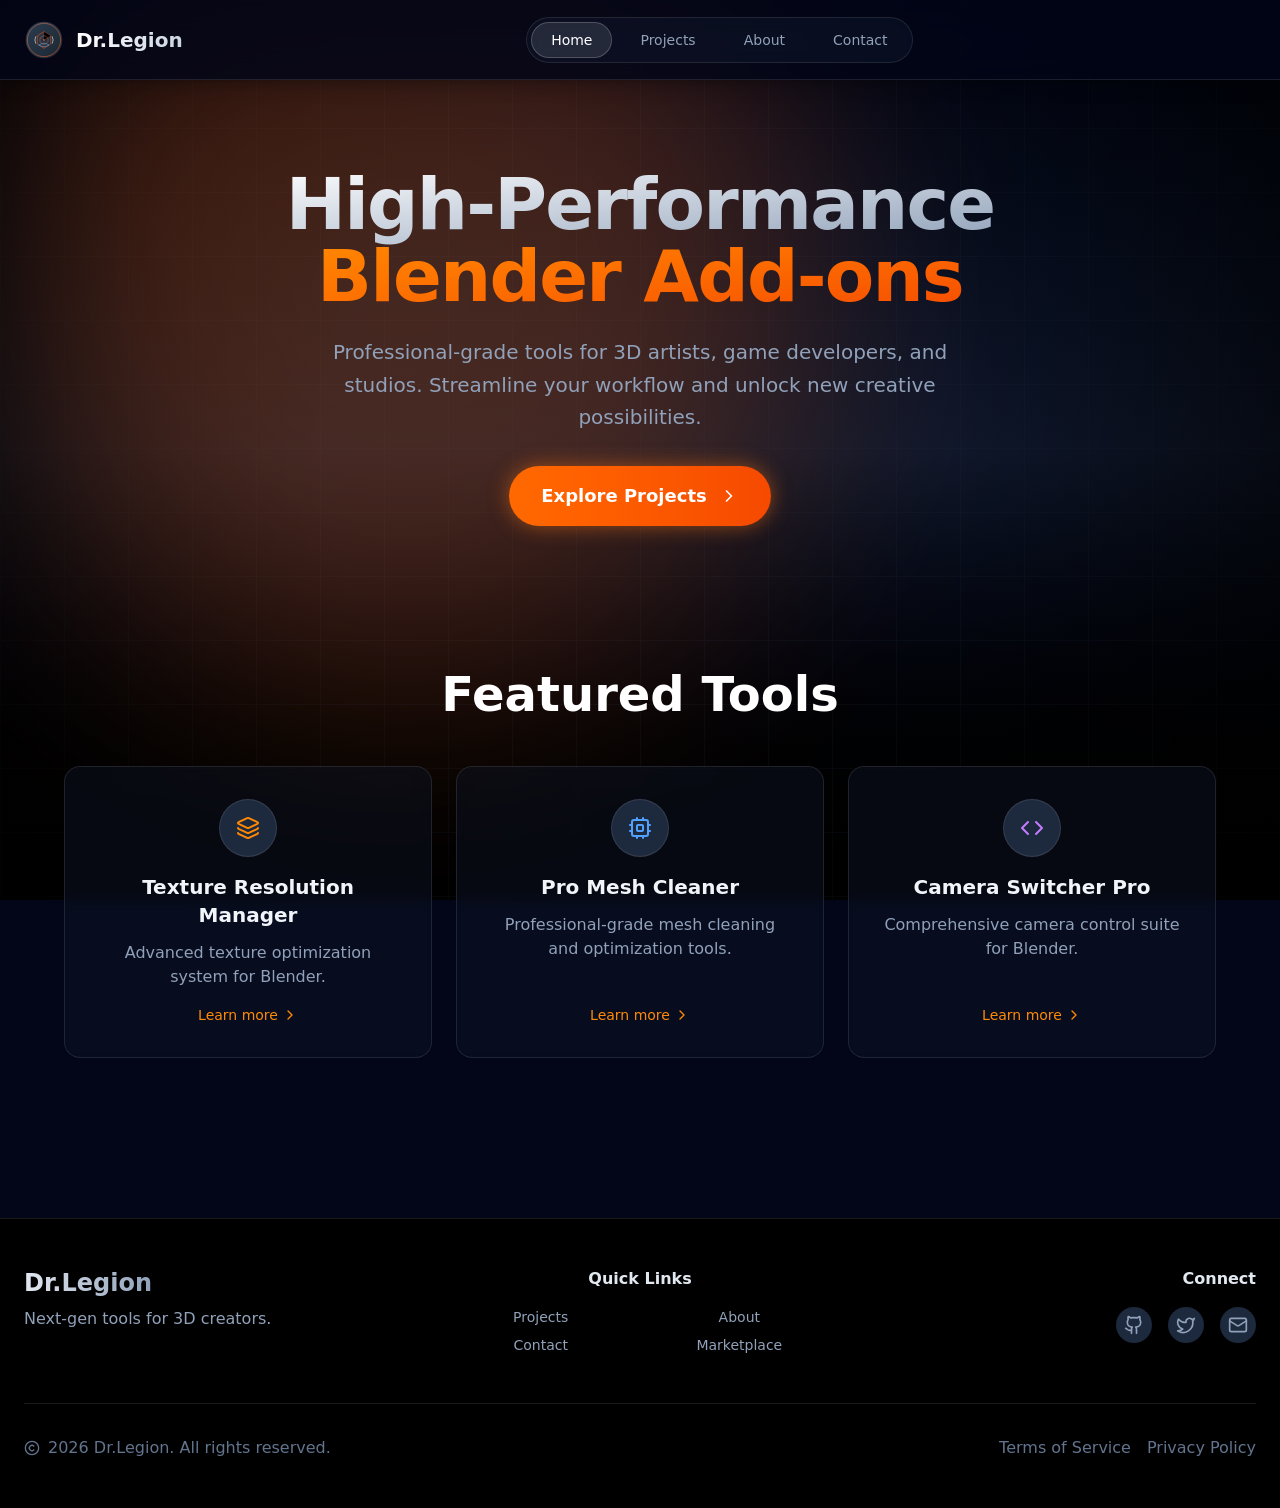
<file: index.html>
<!doctype html>
<html lang="en">
  <head>
    <meta charset="UTF-8" />
    <link rel="icon" type="image/svg+xml" href="/assets/icon-DkDdQSC4.svg" />
    <meta name="viewport" content="width=device-width, initial-scale=1.0" />
    <title>Dr. Legion Blender Add-on Software Engineer</title>
    <script type="module" crossorigin src="/assets/index-CIH-2EIy.js"></script>
    <link rel="stylesheet" crossorigin href="/assets/index-DGuJURtB.css">
  </head>
  <body>
    <div id="root"></div>
  </body>
</html>
</file>
<file: assets/index-DGuJURtB.css>
/*! tailwindcss v4.0.5 | MIT License | https://tailwindcss.com */@layer theme{:root,:host{--font-sans:ui-sans-serif,system-ui,sans-serif,"Apple Color Emoji","Segoe UI Emoji","Segoe UI Symbol","Noto Color Emoji";--font-mono:ui-monospace,SFMono-Regular,Menlo,Monaco,Consolas,"Liberation Mono","Courier New",monospace;--color-red-400:oklch(.704 .191 22.216);--color-red-500:oklch(.637 .237 25.331);--color-red-600:oklch(.577 .245 27.325);--color-orange-400:oklch(.75 .183 55.934);--color-orange-500:oklch(.705 .213 47.604);--color-orange-600:oklch(.646 .222 41.116);--color-green-400:oklch(.792 .209 151.711);--color-teal-400:oklch(.777 .152 181.912);--color-blue-300:oklch(.809 .105 251.813);--color-blue-400:oklch(.707 .165 254.624);--color-blue-500:oklch(.623 .214 259.815);--color-blue-600:oklch(.546 .245 262.881);--color-blue-700:oklch(.488 .243 264.376);--color-blue-900:oklch(.379 .146 265.522);--color-indigo-300:oklch(.785 .115 274.713);--color-indigo-400:oklch(.673 .182 276.935);--color-indigo-500:oklch(.585 .233 277.117);--color-indigo-600:oklch(.511 .262 276.966);--color-indigo-700:oklch(.457 .24 277.023);--color-indigo-900:oklch(.359 .144 278.697);--color-purple-300:oklch(.827 .119 306.383);--color-purple-400:oklch(.714 .203 305.504);--color-purple-500:oklch(.627 .265 303.9);--color-purple-600:oklch(.558 .288 302.321);--color-purple-700:oklch(.496 .265 301.924);--color-purple-900:oklch(.381 .176 304.987);--color-slate-100:oklch(.968 .007 247.896);--color-slate-200:oklch(.929 .013 255.508);--color-slate-300:oklch(.869 .022 252.894);--color-slate-400:oklch(.704 .04 256.788);--color-slate-500:oklch(.554 .046 257.417);--color-slate-600:oklch(.446 .043 257.281);--color-slate-800:oklch(.279 .041 260.031);--color-slate-900:oklch(.208 .042 265.755);--color-slate-950:oklch(.129 .042 264.695);--color-black:#000;--color-white:#fff;--spacing:.25rem;--container-xl:36rem;--container-2xl:42rem;--container-3xl:48rem;--container-4xl:56rem;--container-5xl:64rem;--container-6xl:72rem;--container-7xl:80rem;--text-xs:.75rem;--text-xs--line-height:calc(1/.75);--text-sm:.875rem;--text-sm--line-height:calc(1.25/.875);--text-base:1rem;--text-base--line-height: 1.5 ;--text-lg:1.125rem;--text-lg--line-height:calc(1.75/1.125);--text-xl:1.25rem;--text-xl--line-height:calc(1.75/1.25);--text-2xl:1.5rem;--text-2xl--line-height:calc(2/1.5);--text-3xl:1.875rem;--text-3xl--line-height: 1.2 ;--text-4xl:2.25rem;--text-4xl--line-height:calc(2.5/2.25);--text-5xl:3rem;--text-5xl--line-height:1;--text-6xl:3.75rem;--text-6xl--line-height:1;--text-7xl:4.5rem;--text-7xl--line-height:1;--font-weight-medium:500;--font-weight-semibold:600;--font-weight-bold:700;--tracking-tight:-.025em;--leading-relaxed:1.625;--radius-lg:.5rem;--radius-xl:.75rem;--radius-2xl:1rem;--ease-in:cubic-bezier(.4,0,1,1);--ease-out:cubic-bezier(0,0,.2,1);--ease-in-out:cubic-bezier(.4,0,.2,1);--animate-bounce:bounce 1s infinite;--blur-sm:8px;--blur-xl:24px;--blur-2xl:40px;--aspect-video:16/9;--default-transition-duration:.15s;--default-transition-timing-function:cubic-bezier(.4,0,.2,1);--default-font-family:var(--font-sans);--default-font-feature-settings:var(--font-sans--font-feature-settings);--default-font-variation-settings:var(--font-sans--font-variation-settings);--default-mono-font-family:var(--font-mono);--default-mono-font-feature-settings:var(--font-mono--font-feature-settings);--default-mono-font-variation-settings:var(--font-mono--font-variation-settings)}}@layer base{*,:after,:before,::backdrop{box-sizing:border-box;border:0 solid;margin:0;padding:0}::file-selector-button{box-sizing:border-box;border:0 solid;margin:0;padding:0}html,:host{-webkit-text-size-adjust:100%;-moz-tab-size:4;tab-size:4;line-height:1.5;font-family:var(--default-font-family,ui-sans-serif,system-ui,sans-serif,"Apple Color Emoji","Segoe UI Emoji","Segoe UI Symbol","Noto Color Emoji");font-feature-settings:var(--default-font-feature-settings,normal);font-variation-settings:var(--default-font-variation-settings,normal);-webkit-tap-highlight-color:transparent}body{line-height:inherit}hr{height:0;color:inherit;border-top-width:1px}abbr:where([title]){-webkit-text-decoration:underline dotted;text-decoration:underline dotted}h1,h2,h3,h4,h5,h6{font-size:inherit;font-weight:inherit}a{color:inherit;-webkit-text-decoration:inherit;text-decoration:inherit}b,strong{font-weight:bolder}code,kbd,samp,pre{font-family:var(--default-mono-font-family,ui-monospace,SFMono-Regular,Menlo,Monaco,Consolas,"Liberation Mono","Courier New",monospace);font-feature-settings:var(--default-mono-font-feature-settings,normal);font-variation-settings:var(--default-mono-font-variation-settings,normal);font-size:1em}small{font-size:80%}sub,sup{vertical-align:baseline;font-size:75%;line-height:0;position:relative}sub{bottom:-.25em}sup{top:-.5em}table{text-indent:0;border-color:inherit;border-collapse:collapse}:-moz-focusring{outline:auto}progress{vertical-align:baseline}summary{display:list-item}ol,ul,menu{list-style:none}img,svg,video,canvas,audio,iframe,embed,object{vertical-align:middle;display:block}img,video{max-width:100%;height:auto}button,input,select,optgroup,textarea{font:inherit;font-feature-settings:inherit;font-variation-settings:inherit;letter-spacing:inherit;color:inherit;opacity:1;background-color:#0000;border-radius:0}::file-selector-button{font:inherit;font-feature-settings:inherit;font-variation-settings:inherit;letter-spacing:inherit;color:inherit;opacity:1;background-color:#0000;border-radius:0}:where(select:is([multiple],[size])) optgroup{font-weight:bolder}:where(select:is([multiple],[size])) optgroup option{padding-inline-start:20px}::file-selector-button{margin-inline-end:4px}::placeholder{opacity:1;color:color-mix(in oklab,currentColor 50%,transparent)}textarea{resize:vertical}::-webkit-search-decoration{-webkit-appearance:none}::-webkit-date-and-time-value{min-height:1lh;text-align:inherit}::-webkit-datetime-edit{display:inline-flex}::-webkit-datetime-edit-fields-wrapper{padding:0}::-webkit-datetime-edit{padding-block:0}::-webkit-datetime-edit-year-field{padding-block:0}::-webkit-datetime-edit-month-field{padding-block:0}::-webkit-datetime-edit-day-field{padding-block:0}::-webkit-datetime-edit-hour-field{padding-block:0}::-webkit-datetime-edit-minute-field{padding-block:0}::-webkit-datetime-edit-second-field{padding-block:0}::-webkit-datetime-edit-millisecond-field{padding-block:0}::-webkit-datetime-edit-meridiem-field{padding-block:0}:-moz-ui-invalid{box-shadow:none}button,input:where([type=button],[type=reset],[type=submit]){-webkit-appearance:button;-moz-appearance:button;appearance:button}::file-selector-button{-webkit-appearance:button;-moz-appearance:button;appearance:button}::-webkit-inner-spin-button{height:auto}::-webkit-outer-spin-button{height:auto}[hidden]:where(:not([hidden=until-found])){display:none!important}}@layer components;@layer utilities{.visible{visibility:visible}.sr-only{clip:rect(0,0,0,0);white-space:nowrap;border-width:0;width:1px;height:1px;margin:-1px;padding:0;position:absolute;overflow:hidden}.absolute{position:absolute}.fixed{position:fixed}.relative{position:relative}.static{position:static}.-inset-2{inset:calc(var(--spacing)*-2)}.-inset-4{inset:calc(var(--spacing)*-4)}.-inset-16{inset:calc(var(--spacing)*-16)}.inset-0{inset:calc(var(--spacing)*0)}.top-0{top:calc(var(--spacing)*0)}.right-0{right:calc(var(--spacing)*0)}.-bottom-20{bottom:calc(var(--spacing)*-20)}.bottom-0{bottom:calc(var(--spacing)*0)}.left-0{left:calc(var(--spacing)*0)}.left-1\/2{left:50%}.-z-10{z-index:-10}.z-10{z-index:10}.z-20{z-index:20}.z-50{z-index:50}.container{width:100%}@media (width>=40rem){.container{max-width:40rem}}@media (width>=48rem){.container{max-width:48rem}}@media (width>=64rem){.container{max-width:64rem}}@media (width>=80rem){.container{max-width:80rem}}@media (width>=96rem){.container{max-width:96rem}}.mx-auto{margin-inline:auto}.my-24{margin-block:calc(var(--spacing)*24)}.mt-0\.5{margin-top:calc(var(--spacing)*.5)}.mt-1{margin-top:calc(var(--spacing)*1)}.mt-2{margin-top:calc(var(--spacing)*2)}.mt-4{margin-top:calc(var(--spacing)*4)}.mt-6{margin-top:calc(var(--spacing)*6)}.mt-8{margin-top:calc(var(--spacing)*8)}.mt-10{margin-top:calc(var(--spacing)*10)}.mt-12{margin-top:calc(var(--spacing)*12)}.mt-16{margin-top:calc(var(--spacing)*16)}.mt-20{margin-top:calc(var(--spacing)*20)}.mt-auto{margin-top:auto}.mr-2{margin-right:calc(var(--spacing)*2)}.mb-1{margin-bottom:calc(var(--spacing)*1)}.mb-2{margin-bottom:calc(var(--spacing)*2)}.mb-3{margin-bottom:calc(var(--spacing)*3)}.mb-4{margin-bottom:calc(var(--spacing)*4)}.mb-5{margin-bottom:calc(var(--spacing)*5)}.mb-6{margin-bottom:calc(var(--spacing)*6)}.mb-8{margin-bottom:calc(var(--spacing)*8)}.mb-10{margin-bottom:calc(var(--spacing)*10)}.mb-12{margin-bottom:calc(var(--spacing)*12)}.mb-16{margin-bottom:calc(var(--spacing)*16)}.mb-24{margin-bottom:calc(var(--spacing)*24)}.block{display:block}.contents{display:contents}.flex{display:flex}.grid{display:grid}.hidden{display:none}.inline-block{display:inline-block}.table{display:table}.aspect-video{aspect-ratio:var(--aspect-video)}.h-0\.5{height:calc(var(--spacing)*.5)}.h-1{height:calc(var(--spacing)*1)}.h-3{height:calc(var(--spacing)*3)}.h-4{height:calc(var(--spacing)*4)}.h-5{height:calc(var(--spacing)*5)}.h-6{height:calc(var(--spacing)*6)}.h-8{height:calc(var(--spacing)*8)}.h-10{height:calc(var(--spacing)*10)}.h-12{height:calc(var(--spacing)*12)}.h-16{height:calc(var(--spacing)*16)}.h-20{height:calc(var(--spacing)*20)}.h-auto{height:auto}.h-full{height:100%}.min-h-screen{min-height:100vh}.w-3{width:calc(var(--spacing)*3)}.w-4{width:calc(var(--spacing)*4)}.w-5{width:calc(var(--spacing)*5)}.w-6{width:calc(var(--spacing)*6)}.w-8{width:calc(var(--spacing)*8)}.w-10{width:calc(var(--spacing)*10)}.w-12{width:calc(var(--spacing)*12)}.w-16{width:calc(var(--spacing)*16)}.w-20{width:calc(var(--spacing)*20)}.w-full{width:100%}.max-w-2xl{max-width:var(--container-2xl)}.max-w-3xl{max-width:var(--container-3xl)}.max-w-4xl{max-width:var(--container-4xl)}.max-w-5xl{max-width:var(--container-5xl)}.max-w-6xl{max-width:var(--container-6xl)}.max-w-7xl{max-width:var(--container-7xl)}.max-w-xl{max-width:var(--container-xl)}.flex-1{flex:1}.flex-shrink-0{flex-shrink:0}.shrink{flex-shrink:1}.flex-grow{flex-grow:1}.-translate-x-1\/2{--tw-translate-x: -50% ;translate:var(--tw-translate-x)var(--tw-translate-y)}.scale-3d{scale:var(--tw-scale-x)var(--tw-scale-y)var(--tw-scale-z)}.\!transform{transform:var(--tw-rotate-x)var(--tw-rotate-y)var(--tw-rotate-z)var(--tw-skew-x)var(--tw-skew-y)!important}.transform{transform:var(--tw-rotate-x)var(--tw-rotate-y)var(--tw-rotate-z)var(--tw-skew-x)var(--tw-skew-y)}.animate-bounce{animation:var(--animate-bounce)}.cursor-pointer{cursor:pointer}.resize{resize:both}.resize-none{resize:none}.columns-2{columns:2}.columns-3{columns:3}.columns-4{columns:4}.grid-cols-1{grid-template-columns:repeat(1,minmax(0,1fr))}.grid-cols-2{grid-template-columns:repeat(2,minmax(0,1fr))}.flex-col{flex-direction:column}.flex-wrap{flex-wrap:wrap}.items-center{align-items:center}.items-start{align-items:flex-start}.items-stretch{align-items:stretch}.justify-between{justify-content:space-between}.justify-center{justify-content:center}.gap-1{gap:calc(var(--spacing)*1)}.gap-2{gap:calc(var(--spacing)*2)}.gap-3{gap:calc(var(--spacing)*3)}.gap-4{gap:calc(var(--spacing)*4)}.gap-6{gap:calc(var(--spacing)*6)}.gap-8{gap:calc(var(--spacing)*8)}.gap-12{gap:calc(var(--spacing)*12)}.gap-16{gap:calc(var(--spacing)*16)}.gap-px{gap:1px}:where(.space-y-1>:not(:last-child)){--tw-space-y-reverse:0;margin-block-start:calc(calc(var(--spacing)*1)*var(--tw-space-y-reverse));margin-block-end:calc(calc(var(--spacing)*1)*calc(1 - var(--tw-space-y-reverse)))}:where(.space-y-2>:not(:last-child)){--tw-space-y-reverse:0;margin-block-start:calc(calc(var(--spacing)*2)*var(--tw-space-y-reverse));margin-block-end:calc(calc(var(--spacing)*2)*calc(1 - var(--tw-space-y-reverse)))}:where(.space-y-3>:not(:last-child)){--tw-space-y-reverse:0;margin-block-start:calc(calc(var(--spacing)*3)*var(--tw-space-y-reverse));margin-block-end:calc(calc(var(--spacing)*3)*calc(1 - var(--tw-space-y-reverse)))}:where(.space-y-4>:not(:last-child)){--tw-space-y-reverse:0;margin-block-start:calc(calc(var(--spacing)*4)*var(--tw-space-y-reverse));margin-block-end:calc(calc(var(--spacing)*4)*calc(1 - var(--tw-space-y-reverse)))}:where(.space-y-12>:not(:last-child)){--tw-space-y-reverse:0;margin-block-start:calc(calc(var(--spacing)*12)*var(--tw-space-y-reverse));margin-block-end:calc(calc(var(--spacing)*12)*calc(1 - var(--tw-space-y-reverse)))}.overflow-hidden{overflow:hidden}.overflow-x-hidden{overflow-x:hidden}.rounded{border-radius:.25rem}.rounded-2xl{border-radius:var(--radius-2xl)}.rounded-full{border-radius:3.40282e38px}.rounded-lg{border-radius:var(--radius-lg)}.rounded-xl{border-radius:var(--radius-xl)}.border{border-style:var(--tw-border-style);border-width:1px}.border-t{border-top-style:var(--tw-border-style);border-top-width:1px}.border-b{border-bottom-style:var(--tw-border-style);border-bottom-width:1px}.border-blue-500\/20{border-color:color-mix(in oklab,var(--color-blue-500)20%,transparent)}.border-indigo-500\/20{border-color:color-mix(in oklab,var(--color-indigo-500)20%,transparent)}.border-purple-500\/20{border-color:color-mix(in oklab,var(--color-purple-500)20%,transparent)}.border-purple-500\/30{border-color:color-mix(in oklab,var(--color-purple-500)30%,transparent)}.border-purple-500\/50{border-color:color-mix(in oklab,var(--color-purple-500)50%,transparent)}.border-white\/5{border-color:color-mix(in oklab,var(--color-white)5%,transparent)}.border-white\/10{border-color:color-mix(in oklab,var(--color-white)10%,transparent)}.border-white\/20{border-color:color-mix(in oklab,var(--color-white)20%,transparent)}.bg-black{background-color:var(--color-black)}.bg-black\/20{background-color:color-mix(in oklab,var(--color-black)20%,transparent)}.bg-blue-500\/10{background-color:color-mix(in oklab,var(--color-blue-500)10%,transparent)}.bg-blue-600{background-color:var(--color-blue-600)}.bg-indigo-500\/10{background-color:color-mix(in oklab,var(--color-indigo-500)10%,transparent)}.bg-indigo-600{background-color:var(--color-indigo-600)}.bg-orange-500{background-color:var(--color-orange-500)}.bg-orange-500\/10{background-color:color-mix(in oklab,var(--color-orange-500)10%,transparent)}.bg-orange-500\/20{background-color:color-mix(in oklab,var(--color-orange-500)20%,transparent)}.bg-purple-500{background-color:var(--color-purple-500)}.bg-purple-600{background-color:var(--color-purple-600)}.bg-purple-600\/20{background-color:color-mix(in oklab,var(--color-purple-600)20%,transparent)}.bg-slate-800{background-color:var(--color-slate-800)}.bg-slate-800\/50{background-color:color-mix(in oklab,var(--color-slate-800)50%,transparent)}.bg-slate-900{background-color:var(--color-slate-900)}.bg-slate-900\/40{background-color:color-mix(in oklab,var(--color-slate-900)40%,transparent)}.bg-slate-900\/50{background-color:color-mix(in oklab,var(--color-slate-900)50%,transparent)}.bg-slate-900\/70{background-color:color-mix(in oklab,var(--color-slate-900)70%,transparent)}.bg-slate-950{background-color:var(--color-slate-950)}.bg-slate-950\/50{background-color:color-mix(in oklab,var(--color-slate-950)50%,transparent)}.bg-slate-950\/80{background-color:color-mix(in oklab,var(--color-slate-950)80%,transparent)}.bg-slate-950\/95{background-color:color-mix(in oklab,var(--color-slate-950)95%,transparent)}.bg-white\/5{background-color:color-mix(in oklab,var(--color-white)5%,transparent)}.bg-white\/10{background-color:color-mix(in oklab,var(--color-white)10%,transparent)}.bg-gradient-to-b{--tw-gradient-position:to bottom in oklab;background-image:linear-gradient(var(--tw-gradient-stops))}.bg-gradient-to-br{--tw-gradient-position:to bottom right in oklab;background-image:linear-gradient(var(--tw-gradient-stops))}.bg-gradient-to-r{--tw-gradient-position:to right in oklab;background-image:linear-gradient(var(--tw-gradient-stops))}.bg-\[linear-gradient\(to_right\,theme\(colors\.slate\.800\)_1px\,transparent_1px\)\,linear-gradient\(to_bottom\,theme\(colors\.slate\.800\)_1px\,transparent_1px\)\]{background-image:linear-gradient(to right,oklch(.279 .041 260.031)1px,transparent 1px),linear-gradient(to bottom,oklch(.279 .041 260.031)1px,transparent 1px)}.bg-\[radial-gradient\(circle_at_50\%_50\%\,_rgba\(29\,78\,216\,0\.15\)_0\%\,_rgba\(29\,78\,216\,0\)_50\%\)\]{background-image:radial-gradient(circle,#1d4ed826,#1d4ed800 50%)}.bg-\[radial-gradient\(circle_at_50\%_50\%\,_rgba\(99\,102\,241\,0\.15\)_0\%\,_rgba\(99\,102\,241\,0\)_50\%\)\]{background-image:radial-gradient(circle,#6366f126,#6366f100 50%)}.bg-\[radial-gradient\(circle_at_50\%_50\%\,_rgba\(124\,58\,237\,0\.15\)_0\%\,_rgba\(124\,58\,237\,0\)_50\%\)\]{background-image:radial-gradient(circle,#7c3aed26,#7c3aed00 50%)}.bg-\[radial-gradient\(circle_at_50\%_50\%\,transparent_40\%\,rgba\(0\,0\,0\,0\.8\)_100\%\)\]{background-image:radial-gradient(circle,#0000 40%,#000c)}.from-blue-400{--tw-gradient-from:var(--color-blue-400);--tw-gradient-stops:var(--tw-gradient-via-stops,var(--tw-gradient-position),var(--tw-gradient-from)var(--tw-gradient-from-position),var(--tw-gradient-to)var(--tw-gradient-to-position))}.from-blue-500{--tw-gradient-from:var(--color-blue-500);--tw-gradient-stops:var(--tw-gradient-via-stops,var(--tw-gradient-position),var(--tw-gradient-from)var(--tw-gradient-from-position),var(--tw-gradient-to)var(--tw-gradient-to-position))}.from-blue-600\/20{--tw-gradient-from:color-mix(in oklab,var(--color-blue-600)20%,transparent);--tw-gradient-stops:var(--tw-gradient-via-stops,var(--tw-gradient-position),var(--tw-gradient-from)var(--tw-gradient-from-position),var(--tw-gradient-to)var(--tw-gradient-to-position))}.from-green-400{--tw-gradient-from:var(--color-green-400);--tw-gradient-stops:var(--tw-gradient-via-stops,var(--tw-gradient-position),var(--tw-gradient-from)var(--tw-gradient-from-position),var(--tw-gradient-to)var(--tw-gradient-to-position))}.from-indigo-400{--tw-gradient-from:var(--color-indigo-400);--tw-gradient-stops:var(--tw-gradient-via-stops,var(--tw-gradient-position),var(--tw-gradient-from)var(--tw-gradient-from-position),var(--tw-gradient-to)var(--tw-gradient-to-position))}.from-indigo-500{--tw-gradient-from:var(--color-indigo-500);--tw-gradient-stops:var(--tw-gradient-via-stops,var(--tw-gradient-position),var(--tw-gradient-from)var(--tw-gradient-from-position),var(--tw-gradient-to)var(--tw-gradient-to-position))}.from-indigo-600\/20{--tw-gradient-from:color-mix(in oklab,var(--color-indigo-600)20%,transparent);--tw-gradient-stops:var(--tw-gradient-via-stops,var(--tw-gradient-position),var(--tw-gradient-from)var(--tw-gradient-from-position),var(--tw-gradient-to)var(--tw-gradient-to-position))}.from-orange-400{--tw-gradient-from:var(--color-orange-400);--tw-gradient-stops:var(--tw-gradient-via-stops,var(--tw-gradient-position),var(--tw-gradient-from)var(--tw-gradient-from-position),var(--tw-gradient-to)var(--tw-gradient-to-position))}.from-orange-500{--tw-gradient-from:var(--color-orange-500);--tw-gradient-stops:var(--tw-gradient-via-stops,var(--tw-gradient-position),var(--tw-gradient-from)var(--tw-gradient-from-position),var(--tw-gradient-to)var(--tw-gradient-to-position))}.from-purple-400{--tw-gradient-from:var(--color-purple-400);--tw-gradient-stops:var(--tw-gradient-via-stops,var(--tw-gradient-position),var(--tw-gradient-from)var(--tw-gradient-from-position),var(--tw-gradient-to)var(--tw-gradient-to-position))}.from-purple-500{--tw-gradient-from:var(--color-purple-500);--tw-gradient-stops:var(--tw-gradient-via-stops,var(--tw-gradient-position),var(--tw-gradient-from)var(--tw-gradient-from-position),var(--tw-gradient-to)var(--tw-gradient-to-position))}.from-purple-600\/20{--tw-gradient-from:color-mix(in oklab,var(--color-purple-600)20%,transparent);--tw-gradient-stops:var(--tw-gradient-via-stops,var(--tw-gradient-position),var(--tw-gradient-from)var(--tw-gradient-from-position),var(--tw-gradient-to)var(--tw-gradient-to-position))}.from-purple-900\/20{--tw-gradient-from:color-mix(in oklab,var(--color-purple-900)20%,transparent);--tw-gradient-stops:var(--tw-gradient-via-stops,var(--tw-gradient-position),var(--tw-gradient-from)var(--tw-gradient-from-position),var(--tw-gradient-to)var(--tw-gradient-to-position))}.from-purple-900\/30{--tw-gradient-from:color-mix(in oklab,var(--color-purple-900)30%,transparent);--tw-gradient-stops:var(--tw-gradient-via-stops,var(--tw-gradient-position),var(--tw-gradient-from)var(--tw-gradient-from-position),var(--tw-gradient-to)var(--tw-gradient-to-position))}.from-red-500{--tw-gradient-from:var(--color-red-500);--tw-gradient-stops:var(--tw-gradient-via-stops,var(--tw-gradient-position),var(--tw-gradient-from)var(--tw-gradient-from-position),var(--tw-gradient-to)var(--tw-gradient-to-position))}.from-slate-200{--tw-gradient-from:var(--color-slate-200);--tw-gradient-stops:var(--tw-gradient-via-stops,var(--tw-gradient-position),var(--tw-gradient-from)var(--tw-gradient-from-position),var(--tw-gradient-to)var(--tw-gradient-to-position))}.from-slate-950{--tw-gradient-from:var(--color-slate-950);--tw-gradient-stops:var(--tw-gradient-via-stops,var(--tw-gradient-position),var(--tw-gradient-from)var(--tw-gradient-from-position),var(--tw-gradient-to)var(--tw-gradient-to-position))}.from-white{--tw-gradient-from:var(--color-white);--tw-gradient-stops:var(--tw-gradient-via-stops,var(--tw-gradient-position),var(--tw-gradient-from)var(--tw-gradient-from-position),var(--tw-gradient-to)var(--tw-gradient-to-position))}.via-slate-900{--tw-gradient-via:var(--color-slate-900);--tw-gradient-via-stops:var(--tw-gradient-position),var(--tw-gradient-from)var(--tw-gradient-from-position),var(--tw-gradient-via)var(--tw-gradient-via-position),var(--tw-gradient-to)var(--tw-gradient-to-position);--tw-gradient-stops:var(--tw-gradient-via-stops)}.to-black{--tw-gradient-to:var(--color-black);--tw-gradient-stops:var(--tw-gradient-via-stops,var(--tw-gradient-position),var(--tw-gradient-from)var(--tw-gradient-from-position),var(--tw-gradient-to)var(--tw-gradient-to-position))}.to-blue-500{--tw-gradient-to:var(--color-blue-500);--tw-gradient-stops:var(--tw-gradient-via-stops,var(--tw-gradient-position),var(--tw-gradient-from)var(--tw-gradient-from-position),var(--tw-gradient-to)var(--tw-gradient-to-position))}.to-blue-600{--tw-gradient-to:var(--color-blue-600);--tw-gradient-stops:var(--tw-gradient-via-stops,var(--tw-gradient-position),var(--tw-gradient-from)var(--tw-gradient-from-position),var(--tw-gradient-to)var(--tw-gradient-to-position))}.to-orange-500{--tw-gradient-to:var(--color-orange-500);--tw-gradient-stops:var(--tw-gradient-via-stops,var(--tw-gradient-position),var(--tw-gradient-from)var(--tw-gradient-from-position),var(--tw-gradient-to)var(--tw-gradient-to-position))}.to-orange-600{--tw-gradient-to:var(--color-orange-600);--tw-gradient-stops:var(--tw-gradient-via-stops,var(--tw-gradient-position),var(--tw-gradient-from)var(--tw-gradient-from-position),var(--tw-gradient-to)var(--tw-gradient-to-position))}.to-purple-500{--tw-gradient-to:var(--color-purple-500);--tw-gradient-stops:var(--tw-gradient-via-stops,var(--tw-gradient-position),var(--tw-gradient-from)var(--tw-gradient-from-position),var(--tw-gradient-to)var(--tw-gradient-to-position))}.to-purple-600{--tw-gradient-to:var(--color-purple-600);--tw-gradient-stops:var(--tw-gradient-via-stops,var(--tw-gradient-position),var(--tw-gradient-from)var(--tw-gradient-from-position),var(--tw-gradient-to)var(--tw-gradient-to-position))}.to-red-600{--tw-gradient-to:var(--color-red-600);--tw-gradient-stops:var(--tw-gradient-via-stops,var(--tw-gradient-position),var(--tw-gradient-from)var(--tw-gradient-from-position),var(--tw-gradient-to)var(--tw-gradient-to-position))}.to-slate-300{--tw-gradient-to:var(--color-slate-300);--tw-gradient-stops:var(--tw-gradient-via-stops,var(--tw-gradient-position),var(--tw-gradient-from)var(--tw-gradient-from-position),var(--tw-gradient-to)var(--tw-gradient-to-position))}.to-slate-400{--tw-gradient-to:var(--color-slate-400);--tw-gradient-stops:var(--tw-gradient-via-stops,var(--tw-gradient-position),var(--tw-gradient-from)var(--tw-gradient-from-position),var(--tw-gradient-to)var(--tw-gradient-to-position))}.to-slate-900\/20{--tw-gradient-to:color-mix(in oklab,var(--color-slate-900)20%,transparent);--tw-gradient-stops:var(--tw-gradient-via-stops,var(--tw-gradient-position),var(--tw-gradient-from)var(--tw-gradient-from-position),var(--tw-gradient-to)var(--tw-gradient-to-position))}.to-slate-900\/50{--tw-gradient-to:color-mix(in oklab,var(--color-slate-900)50%,transparent);--tw-gradient-stops:var(--tw-gradient-via-stops,var(--tw-gradient-position),var(--tw-gradient-from)var(--tw-gradient-from-position),var(--tw-gradient-to)var(--tw-gradient-to-position))}.to-teal-400{--tw-gradient-to:var(--color-teal-400);--tw-gradient-stops:var(--tw-gradient-via-stops,var(--tw-gradient-position),var(--tw-gradient-from)var(--tw-gradient-from-position),var(--tw-gradient-to)var(--tw-gradient-to-position))}.bg-\[size\:4rem_4rem\]{background-size:4rem 4rem}.bg-clip-text{-webkit-background-clip:text;background-clip:text}.object-contain{object-fit:contain}.object-fill{object-fit:fill}.p-1{padding:calc(var(--spacing)*1)}.p-2{padding:calc(var(--spacing)*2)}.p-3{padding:calc(var(--spacing)*3)}.p-4{padding:calc(var(--spacing)*4)}.p-6{padding:calc(var(--spacing)*6)}.p-8{padding:calc(var(--spacing)*8)}.p-10{padding:calc(var(--spacing)*10)}.p-12{padding:calc(var(--spacing)*12)}.px-2{padding-inline:calc(var(--spacing)*2)}.px-3{padding-inline:calc(var(--spacing)*3)}.px-4{padding-inline:calc(var(--spacing)*4)}.px-5{padding-inline:calc(var(--spacing)*5)}.px-6{padding-inline:calc(var(--spacing)*6)}.px-8{padding-inline:calc(var(--spacing)*8)}.py-1{padding-block:calc(var(--spacing)*1)}.py-2{padding-block:calc(var(--spacing)*2)}.py-2\.5{padding-block:calc(var(--spacing)*2.5)}.py-3{padding-block:calc(var(--spacing)*3)}.py-4{padding-block:calc(var(--spacing)*4)}.py-12{padding-block:calc(var(--spacing)*12)}.py-16{padding-block:calc(var(--spacing)*16)}.py-20{padding-block:calc(var(--spacing)*20)}.py-24{padding-block:calc(var(--spacing)*24)}.py-32{padding-block:calc(var(--spacing)*32)}.pt-8{padding-top:calc(var(--spacing)*8)}.pt-10{padding-top:calc(var(--spacing)*10)}.pt-32{padding-top:calc(var(--spacing)*32)}.pb-6{padding-bottom:calc(var(--spacing)*6)}.pb-16{padding-bottom:calc(var(--spacing)*16)}.text-center{text-align:center}.text-left{text-align:left}.text-2xl{font-size:var(--text-2xl);line-height:var(--tw-leading,var(--text-2xl--line-height))}.text-3xl{font-size:var(--text-3xl);line-height:var(--tw-leading,var(--text-3xl--line-height))}.text-4xl{font-size:var(--text-4xl);line-height:var(--tw-leading,var(--text-4xl--line-height))}.text-5xl{font-size:var(--text-5xl);line-height:var(--tw-leading,var(--text-5xl--line-height))}.text-base{font-size:var(--text-base);line-height:var(--tw-leading,var(--text-base--line-height))}.text-lg{font-size:var(--text-lg);line-height:var(--tw-leading,var(--text-lg--line-height))}.text-sm{font-size:var(--text-sm);line-height:var(--tw-leading,var(--text-sm--line-height))}.text-xl{font-size:var(--text-xl);line-height:var(--tw-leading,var(--text-xl--line-height))}.text-xs{font-size:var(--text-xs);line-height:var(--tw-leading,var(--text-xs--line-height))}.leading-relaxed{--tw-leading:var(--leading-relaxed);line-height:var(--leading-relaxed)}.font-bold{--tw-font-weight:var(--font-weight-bold);font-weight:var(--font-weight-bold)}.font-medium{--tw-font-weight:var(--font-weight-medium);font-weight:var(--font-weight-medium)}.font-semibold{--tw-font-weight:var(--font-weight-semibold);font-weight:var(--font-weight-semibold)}.tracking-tight{--tw-tracking:var(--tracking-tight);letter-spacing:var(--tracking-tight)}.text-blue-300{color:var(--color-blue-300)}.text-blue-400{color:var(--color-blue-400)}.text-blue-500{color:var(--color-blue-500)}.text-indigo-300{color:var(--color-indigo-300)}.text-indigo-400{color:var(--color-indigo-400)}.text-indigo-500{color:var(--color-indigo-500)}.text-orange-400{color:var(--color-orange-400)}.text-purple-300{color:var(--color-purple-300)}.text-purple-400{color:var(--color-purple-400)}.text-purple-500{color:var(--color-purple-500)}.text-purple-600{color:var(--color-purple-600)}.text-red-400{color:var(--color-red-400)}.text-slate-100{color:var(--color-slate-100)}.text-slate-200{color:var(--color-slate-200)}.text-slate-300{color:var(--color-slate-300)}.text-slate-400{color:var(--color-slate-400)}.text-slate-500{color:var(--color-slate-500)}.text-slate-600{color:var(--color-slate-600)}.text-transparent{color:#0000}.text-white{color:var(--color-white)}.lowercase{text-transform:lowercase}.italic{font-style:italic}.underline{text-decoration-line:underline}.opacity-20{opacity:.2}.opacity-25{opacity:.25}.shadow{--tw-shadow:0 1px 3px 0 var(--tw-shadow-color,#0000001a),0 1px 2px -1px var(--tw-shadow-color,#0000001a);box-shadow:var(--tw-inset-shadow),var(--tw-inset-ring-shadow),var(--tw-ring-offset-shadow),var(--tw-ring-shadow),var(--tw-shadow)}.shadow-2xl{--tw-shadow:0 25px 50px -12px var(--tw-shadow-color,#00000040);box-shadow:var(--tw-inset-shadow),var(--tw-inset-ring-shadow),var(--tw-ring-offset-shadow),var(--tw-ring-shadow),var(--tw-shadow)}.shadow-\[0_0_20px_rgba\(59\,130\,246\,0\.5\)\]{--tw-shadow:0 0 20px var(--tw-shadow-color,#3b82f680);box-shadow:var(--tw-inset-shadow),var(--tw-inset-ring-shadow),var(--tw-ring-offset-shadow),var(--tw-ring-shadow),var(--tw-shadow)}.shadow-\[0_0_20px_rgba\(99\,102\,241\,0\.5\)\]{--tw-shadow:0 0 20px var(--tw-shadow-color,#6366f180);box-shadow:var(--tw-inset-shadow),var(--tw-inset-ring-shadow),var(--tw-ring-offset-shadow),var(--tw-ring-shadow),var(--tw-shadow)}.shadow-\[0_0_20px_rgba\(168\,85\,247\,0\.5\)\]{--tw-shadow:0 0 20px var(--tw-shadow-color,#a855f780);box-shadow:var(--tw-inset-shadow),var(--tw-inset-ring-shadow),var(--tw-ring-offset-shadow),var(--tw-ring-shadow),var(--tw-shadow)}.shadow-\[0_0_20px_rgba\(249\,115\,22\,0\.5\)\]{--tw-shadow:0 0 20px var(--tw-shadow-color,#f9731680);box-shadow:var(--tw-inset-shadow),var(--tw-inset-ring-shadow),var(--tw-ring-offset-shadow),var(--tw-ring-shadow),var(--tw-shadow)}.shadow-\[0_0_30px_rgba\(168\,85\,247\,0\.5\)\]{--tw-shadow:0 0 30px var(--tw-shadow-color,#a855f780);box-shadow:var(--tw-inset-shadow),var(--tw-inset-ring-shadow),var(--tw-ring-offset-shadow),var(--tw-ring-shadow),var(--tw-shadow)}.shadow-lg{--tw-shadow:0 10px 15px -3px var(--tw-shadow-color,#0000001a),0 4px 6px -4px var(--tw-shadow-color,#0000001a);box-shadow:var(--tw-inset-shadow),var(--tw-inset-ring-shadow),var(--tw-ring-offset-shadow),var(--tw-ring-shadow),var(--tw-shadow)}.shadow-md{--tw-shadow:0 4px 6px -1px var(--tw-shadow-color,#0000001a),0 2px 4px -2px var(--tw-shadow-color,#0000001a);box-shadow:var(--tw-inset-shadow),var(--tw-inset-ring-shadow),var(--tw-ring-offset-shadow),var(--tw-ring-shadow),var(--tw-shadow)}.shadow-black\/20{--tw-shadow-color:color-mix(in oklab,var(--color-black)20%,transparent)}.shadow-blue-900\/40{--tw-shadow-color:color-mix(in oklab,var(--color-blue-900)40%,transparent)}.shadow-indigo-900\/40{--tw-shadow-color:color-mix(in oklab,var(--color-indigo-900)40%,transparent)}.shadow-orange-500\/20{--tw-shadow-color:color-mix(in oklab,var(--color-orange-500)20%,transparent)}.shadow-purple-900\/40{--tw-shadow-color:color-mix(in oklab,var(--color-purple-900)40%,transparent)}.outline{outline-style:var(--tw-outline-style);outline-width:1px}.blur{--tw-blur:blur(8px);filter:var(--tw-blur,)var(--tw-brightness,)var(--tw-contrast,)var(--tw-grayscale,)var(--tw-hue-rotate,)var(--tw-invert,)var(--tw-saturate,)var(--tw-sepia,)var(--tw-drop-shadow,)}.blur-2xl{--tw-blur:blur(var(--blur-2xl));filter:var(--tw-blur,)var(--tw-brightness,)var(--tw-contrast,)var(--tw-grayscale,)var(--tw-hue-rotate,)var(--tw-invert,)var(--tw-saturate,)var(--tw-sepia,)var(--tw-drop-shadow,)}.drop-shadow{--tw-drop-shadow:drop-shadow(0 1px 2px #0000001a)drop-shadow(0 1px 1px #0000000f);filter:var(--tw-blur,)var(--tw-brightness,)var(--tw-contrast,)var(--tw-grayscale,)var(--tw-hue-rotate,)var(--tw-invert,)var(--tw-saturate,)var(--tw-sepia,)var(--tw-drop-shadow,)}.invert{--tw-invert:invert(100%);filter:var(--tw-blur,)var(--tw-brightness,)var(--tw-contrast,)var(--tw-grayscale,)var(--tw-hue-rotate,)var(--tw-invert,)var(--tw-saturate,)var(--tw-sepia,)var(--tw-drop-shadow,)}.filter{filter:var(--tw-blur,)var(--tw-brightness,)var(--tw-contrast,)var(--tw-grayscale,)var(--tw-hue-rotate,)var(--tw-invert,)var(--tw-saturate,)var(--tw-sepia,)var(--tw-drop-shadow,)}.backdrop-blur-sm{--tw-backdrop-blur:blur(var(--blur-sm));-webkit-backdrop-filter:var(--tw-backdrop-blur,)var(--tw-backdrop-brightness,)var(--tw-backdrop-contrast,)var(--tw-backdrop-grayscale,)var(--tw-backdrop-hue-rotate,)var(--tw-backdrop-invert,)var(--tw-backdrop-opacity,)var(--tw-backdrop-saturate,)var(--tw-backdrop-sepia,);backdrop-filter:var(--tw-backdrop-blur,)var(--tw-backdrop-brightness,)var(--tw-backdrop-contrast,)var(--tw-backdrop-grayscale,)var(--tw-backdrop-hue-rotate,)var(--tw-backdrop-invert,)var(--tw-backdrop-opacity,)var(--tw-backdrop-saturate,)var(--tw-backdrop-sepia,)}.backdrop-blur-xl{--tw-backdrop-blur:blur(var(--blur-xl));-webkit-backdrop-filter:var(--tw-backdrop-blur,)var(--tw-backdrop-brightness,)var(--tw-backdrop-contrast,)var(--tw-backdrop-grayscale,)var(--tw-backdrop-hue-rotate,)var(--tw-backdrop-invert,)var(--tw-backdrop-opacity,)var(--tw-backdrop-saturate,)var(--tw-backdrop-sepia,);backdrop-filter:var(--tw-backdrop-blur,)var(--tw-backdrop-brightness,)var(--tw-backdrop-contrast,)var(--tw-backdrop-grayscale,)var(--tw-backdrop-hue-rotate,)var(--tw-backdrop-invert,)var(--tw-backdrop-opacity,)var(--tw-backdrop-saturate,)var(--tw-backdrop-sepia,)}.transition{transition-property:color,background-color,border-color,outline-color,text-decoration-color,fill,stroke,--tw-gradient-from,--tw-gradient-via,--tw-gradient-to,opacity,box-shadow,transform,translate,scale,rotate,filter,-webkit-backdrop-filter,backdrop-filter;transition-timing-function:var(--tw-ease,var(--default-transition-timing-function));transition-duration:var(--tw-duration,var(--default-transition-duration))}.transition-all{transition-property:all;transition-timing-function:var(--tw-ease,var(--default-transition-timing-function));transition-duration:var(--tw-duration,var(--default-transition-duration))}.transition-colors{transition-property:color,background-color,border-color,outline-color,text-decoration-color,fill,stroke,--tw-gradient-from,--tw-gradient-via,--tw-gradient-to;transition-timing-function:var(--tw-ease,var(--default-transition-timing-function));transition-duration:var(--tw-duration,var(--default-transition-duration))}.transition-shadow{transition-property:box-shadow;transition-timing-function:var(--tw-ease,var(--default-transition-timing-function));transition-duration:var(--tw-duration,var(--default-transition-duration))}.transition-transform{transition-property:transform,translate,scale,rotate;transition-timing-function:var(--tw-ease,var(--default-transition-timing-function));transition-duration:var(--tw-duration,var(--default-transition-duration))}.duration-300{--tw-duration:.3s;transition-duration:.3s}.ease-in{--tw-ease:var(--ease-in);transition-timing-function:var(--ease-in)}.ease-in-out{--tw-ease:var(--ease-in-out);transition-timing-function:var(--ease-in-out)}.ease-out{--tw-ease:var(--ease-out);transition-timing-function:var(--ease-out)}@media (hover:hover){.group-hover\:translate-x-1:is(:where(.group):hover *){--tw-translate-x:calc(var(--spacing)*1);translate:var(--tw-translate-x)var(--tw-translate-y)}.hover\:border-blue-500\/50:hover{border-color:color-mix(in oklab,var(--color-blue-500)50%,transparent)}.hover\:border-indigo-500\/50:hover{border-color:color-mix(in oklab,var(--color-indigo-500)50%,transparent)}.hover\:border-orange-500\/50:hover{border-color:color-mix(in oklab,var(--color-orange-500)50%,transparent)}.hover\:border-purple-500\/50:hover{border-color:color-mix(in oklab,var(--color-purple-500)50%,transparent)}.hover\:border-red-500\/50:hover{border-color:color-mix(in oklab,var(--color-red-500)50%,transparent)}.hover\:border-slate-500\/50:hover{border-color:color-mix(in oklab,var(--color-slate-500)50%,transparent)}.hover\:bg-blue-700:hover{background-color:var(--color-blue-700)}.hover\:bg-indigo-700:hover{background-color:var(--color-indigo-700)}.hover\:bg-orange-500:hover{background-color:var(--color-orange-500)}.hover\:bg-orange-600:hover{background-color:var(--color-orange-600)}.hover\:bg-purple-500\/10:hover{background-color:color-mix(in oklab,var(--color-purple-500)10%,transparent)}.hover\:bg-purple-700:hover{background-color:var(--color-purple-700)}.hover\:bg-slate-800\/50:hover{background-color:color-mix(in oklab,var(--color-slate-800)50%,transparent)}.hover\:bg-slate-900:hover{background-color:var(--color-slate-900)}.hover\:text-orange-400:hover{color:var(--color-orange-400)}.hover\:text-slate-200:hover{color:var(--color-slate-200)}.hover\:text-white:hover{color:var(--color-white)}.hover\:underline:hover{text-decoration-line:underline}.hover\:shadow-\[0_0_30px_rgba\(249\,115\,22\,0\.7\)\]:hover{--tw-shadow:0 0 30px var(--tw-shadow-color,#f97316b3);box-shadow:var(--tw-inset-shadow),var(--tw-inset-ring-shadow),var(--tw-ring-offset-shadow),var(--tw-ring-shadow),var(--tw-shadow)}}.focus\:ring-2:focus{--tw-ring-shadow:var(--tw-ring-inset,)0 0 0 calc(2px + var(--tw-ring-offset-width))var(--tw-ring-color,currentColor);box-shadow:var(--tw-inset-shadow),var(--tw-inset-ring-shadow),var(--tw-ring-offset-shadow),var(--tw-ring-shadow),var(--tw-shadow)}.focus\:ring-orange-500:focus{--tw-ring-color:var(--color-orange-500)}.focus\:outline-none:focus{--tw-outline-style:none;outline-style:none}@media (width>=40rem){.sm\:-inset-32{inset:calc(var(--spacing)*-32)}.sm\:mt-0{margin-top:calc(var(--spacing)*0)}.sm\:inline{display:inline}.sm\:w-auto{width:auto}.sm\:grid-cols-2{grid-template-columns:repeat(2,minmax(0,1fr))}.sm\:flex-row{flex-direction:row}.sm\:gap-8{gap:calc(var(--spacing)*8)}.sm\:p-12{padding:calc(var(--spacing)*12)}.sm\:p-16{padding:calc(var(--spacing)*16)}.sm\:px-6{padding-inline:calc(var(--spacing)*6)}.sm\:py-32{padding-block:calc(var(--spacing)*32)}.sm\:text-3xl{font-size:var(--text-3xl);line-height:var(--tw-leading,var(--text-3xl--line-height))}.sm\:text-4xl{font-size:var(--text-4xl);line-height:var(--tw-leading,var(--text-4xl--line-height))}.sm\:text-5xl{font-size:var(--text-5xl);line-height:var(--tw-leading,var(--text-5xl--line-height))}.sm\:text-6xl{font-size:var(--text-6xl);line-height:var(--tw-leading,var(--text-6xl--line-height))}.sm\:text-base{font-size:var(--text-base);line-height:var(--tw-leading,var(--text-base--line-height))}.sm\:text-xl{font-size:var(--text-xl);line-height:var(--tw-leading,var(--text-xl--line-height))}}@media (width>=48rem){.md\:-inset-48{inset:calc(var(--spacing)*-48)}.md\:flex{display:flex}.md\:hidden{display:none}.md\:grid-cols-2{grid-template-columns:repeat(2,minmax(0,1fr))}.md\:grid-cols-3{grid-template-columns:repeat(3,minmax(0,1fr))}.md\:items-end{align-items:flex-end}.md\:items-start{align-items:flex-start}.md\:p-12{padding:calc(var(--spacing)*12)}.md\:py-24{padding-block:calc(var(--spacing)*24)}.md\:py-32{padding-block:calc(var(--spacing)*32)}.md\:text-left{text-align:left}.md\:text-6xl{font-size:var(--text-6xl);line-height:var(--tw-leading,var(--text-6xl--line-height))}.md\:text-7xl{font-size:var(--text-7xl);line-height:var(--tw-leading,var(--text-7xl--line-height))}.md\:text-xl{font-size:var(--text-xl);line-height:var(--tw-leading,var(--text-xl--line-height))}}@media (width>=64rem){.lg\:mx-0{margin-inline:calc(var(--spacing)*0)}.lg\:grid-cols-2{grid-template-columns:repeat(2,minmax(0,1fr))}.lg\:grid-cols-3{grid-template-columns:repeat(3,minmax(0,1fr))}.lg\:grid-cols-4{grid-template-columns:repeat(4,minmax(0,1fr))}.lg\:grid-cols-6{grid-template-columns:repeat(6,minmax(0,1fr))}.lg\:flex-row{flex-direction:row}.lg\:justify-start{justify-content:flex-start}.lg\:gap-16{gap:calc(var(--spacing)*16)}.lg\:p-16{padding:calc(var(--spacing)*16)}.lg\:px-8{padding-inline:calc(var(--spacing)*8)}.lg\:py-24{padding-block:calc(var(--spacing)*24)}.lg\:text-left{text-align:left}.lg\:text-4xl{font-size:var(--text-4xl);line-height:var(--tw-leading,var(--text-4xl--line-height))}.lg\:text-5xl{font-size:var(--text-5xl);line-height:var(--tw-leading,var(--text-5xl--line-height))}.lg\:text-6xl{font-size:var(--text-6xl);line-height:var(--tw-leading,var(--text-6xl--line-height))}.lg\:text-7xl{font-size:var(--text-7xl);line-height:var(--tw-leading,var(--text-7xl--line-height))}.lg\:text-xl{font-size:var(--text-xl);line-height:var(--tw-leading,var(--text-xl--line-height))}}@media (width>=80rem){.xl\:grid-cols-3{grid-template-columns:repeat(3,minmax(0,1fr))}.xl\:grid-cols-4{grid-template-columns:repeat(4,minmax(0,1fr))}.xl\:text-7xl{font-size:var(--text-7xl);line-height:var(--tw-leading,var(--text-7xl--line-height))}}}@keyframes bounce{0%,to{animation-timing-function:cubic-bezier(.8,0,1,1);transform:translateY(-25%)}50%{animation-timing-function:cubic-bezier(0,0,.2,1);transform:none}}@property --tw-translate-x{syntax:"*";inherits:false;initial-value:0}@property --tw-translate-y{syntax:"*";inherits:false;initial-value:0}@property --tw-translate-z{syntax:"*";inherits:false;initial-value:0}@property --tw-scale-x{syntax:"*";inherits:false;initial-value:1}@property --tw-scale-y{syntax:"*";inherits:false;initial-value:1}@property --tw-scale-z{syntax:"*";inherits:false;initial-value:1}@property --tw-rotate-x{syntax:"*";inherits:false;initial-value:rotateX(0)}@property --tw-rotate-y{syntax:"*";inherits:false;initial-value:rotateY(0)}@property --tw-rotate-z{syntax:"*";inherits:false;initial-value:rotateZ(0)}@property --tw-skew-x{syntax:"*";inherits:false;initial-value:skewX(0)}@property --tw-skew-y{syntax:"*";inherits:false;initial-value:skewY(0)}@property --tw-space-y-reverse{syntax:"*";inherits:false;initial-value:0}@property --tw-border-style{syntax:"*";inherits:false;initial-value:solid}@property --tw-gradient-position{syntax:"*";inherits:false}@property --tw-gradient-from{syntax:"<color>";inherits:false;initial-value:#0000}@property --tw-gradient-via{syntax:"<color>";inherits:false;initial-value:#0000}@property --tw-gradient-to{syntax:"<color>";inherits:false;initial-value:#0000}@property --tw-gradient-stops{syntax:"*";inherits:false}@property --tw-gradient-via-stops{syntax:"*";inherits:false}@property --tw-gradient-from-position{syntax:"<length-percentage>";inherits:false;initial-value:0%}@property --tw-gradient-via-position{syntax:"<length-percentage>";inherits:false;initial-value:50%}@property --tw-gradient-to-position{syntax:"<length-percentage>";inherits:false;initial-value:100%}@property --tw-leading{syntax:"*";inherits:false}@property --tw-font-weight{syntax:"*";inherits:false}@property --tw-tracking{syntax:"*";inherits:false}@property --tw-shadow{syntax:"*";inherits:false;initial-value:0 0 #0000}@property --tw-shadow-color{syntax:"*";inherits:false}@property --tw-inset-shadow{syntax:"*";inherits:false;initial-value:0 0 #0000}@property --tw-inset-shadow-color{syntax:"*";inherits:false}@property --tw-ring-color{syntax:"*";inherits:false}@property --tw-ring-shadow{syntax:"*";inherits:false;initial-value:0 0 #0000}@property --tw-inset-ring-color{syntax:"*";inherits:false}@property --tw-inset-ring-shadow{syntax:"*";inherits:false;initial-value:0 0 #0000}@property --tw-ring-inset{syntax:"*";inherits:false}@property --tw-ring-offset-width{syntax:"<length>";inherits:false;initial-value:0}@property --tw-ring-offset-color{syntax:"*";inherits:false;initial-value:#fff}@property --tw-ring-offset-shadow{syntax:"*";inherits:false;initial-value:0 0 #0000}@property --tw-outline-style{syntax:"*";inherits:false;initial-value:solid}@property --tw-blur{syntax:"*";inherits:false}@property --tw-brightness{syntax:"*";inherits:false}@property --tw-contrast{syntax:"*";inherits:false}@property --tw-grayscale{syntax:"*";inherits:false}@property --tw-hue-rotate{syntax:"*";inherits:false}@property --tw-invert{syntax:"*";inherits:false}@property --tw-opacity{syntax:"*";inherits:false}@property --tw-saturate{syntax:"*";inherits:false}@property --tw-sepia{syntax:"*";inherits:false}@property --tw-backdrop-blur{syntax:"*";inherits:false}@property --tw-backdrop-brightness{syntax:"*";inherits:false}@property --tw-backdrop-contrast{syntax:"*";inherits:false}@property --tw-backdrop-grayscale{syntax:"*";inherits:false}@property --tw-backdrop-hue-rotate{syntax:"*";inherits:false}@property --tw-backdrop-invert{syntax:"*";inherits:false}@property --tw-backdrop-opacity{syntax:"*";inherits:false}@property --tw-backdrop-saturate{syntax:"*";inherits:false}@property --tw-backdrop-sepia{syntax:"*";inherits:false}@property --tw-duration{syntax:"*";inherits:false}@property --tw-ease{syntax:"*";inherits:false}
</file>
